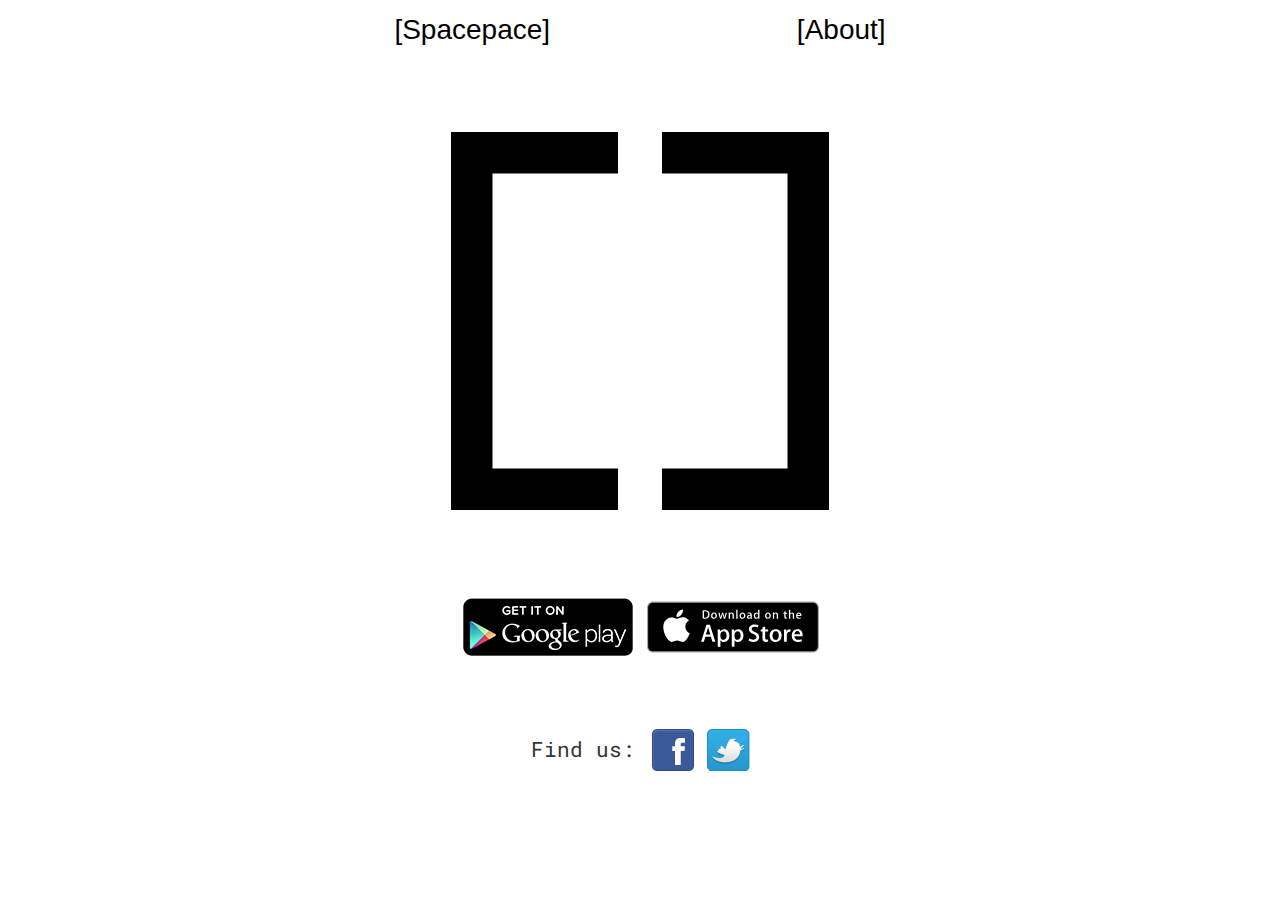
<file: index.html>
<!DOCTYPE html>
<html>
	<head>
		<meta name="google-site-verification" content="D2ePiN3vxTAMcx38nr9ZAhCPnRya482bnuh5YbSGXW0" />
	   	<meta charset="utf-8">
       		<title>Spacepace</title>
       
       <link href="style.css" rel="stylesheet" type="text/css">
       <link rel="stylesheet" href="http://maxcdn.bootstrapcdn.com/bootstrap/3.3.5/css/bootstrap.min.css">
	
		<!--COMMENT: This allows you to link to a font-->
		<link href='https://fonts.googleapis.com/css?family=Roboto+Mono' rel='stylesheet' type='text/css'>
	
	</head>
	<body>
		
        <!--Nav bar for main page and about-->
		<div id="container">
	
			<nav class="nav">
			  <div class="container-fluid">
				<div>
				  <ul class="nav nav-justified">
				  	<li><a class="active" href="http://spacepace.me/">[Spacepace]</a></li>
					<!--<li><a href="leaderboard.html">[Leaderboard]</a></li>-->
					<li><a href="http://spacepace.me/about/">[About]</a></li>
				  </ul>
				</div>
			
			  </div>
			</nav>	
	
        <div id="iconLarge"> <img src="images/Space8.png" width="512" height="512"/></div>

        <!--Android and iOS links-->
        <p id="socialInd">
                <a target="_blank" title="android" href="https://play.google.com/store/apps/details?id=com.trinew.space">
                    <img alt="androidDownload" src="images/androidDownload.png" width="172px" height="60px" border=0></a>
               <a target="_blank" title="'iOS" href="https://itunes.apple.com/us/app/s.pace/id1046157224?ls=1&mt=8">
                    <img alt="'appstore" src="images/appStoreDownload.svg" width="172px" height="60px" border=0></a>
        </p>
           
        <br></br>
        <!--Facebook and Twitter links-->
        <p id="socialInd">Find us:<a target="_blank" title="find us on Facebook" href="https://www.facebook.com/spacepacegame">
                <img alt="follow me on facebook" src="images/facebook_40x40.png" border=0></a>
            <a target="_blank" title="follow me on twitter" href="https://twitter.com/spacepacegame">
                <img alt="follow me on twitter" src="images/twitter_40x40.png" border=0></a>
        </p>
            
        </div>	<!--end of container-->
        
        <div id="footer"></div>
	
	</body>
<html/>
</file>
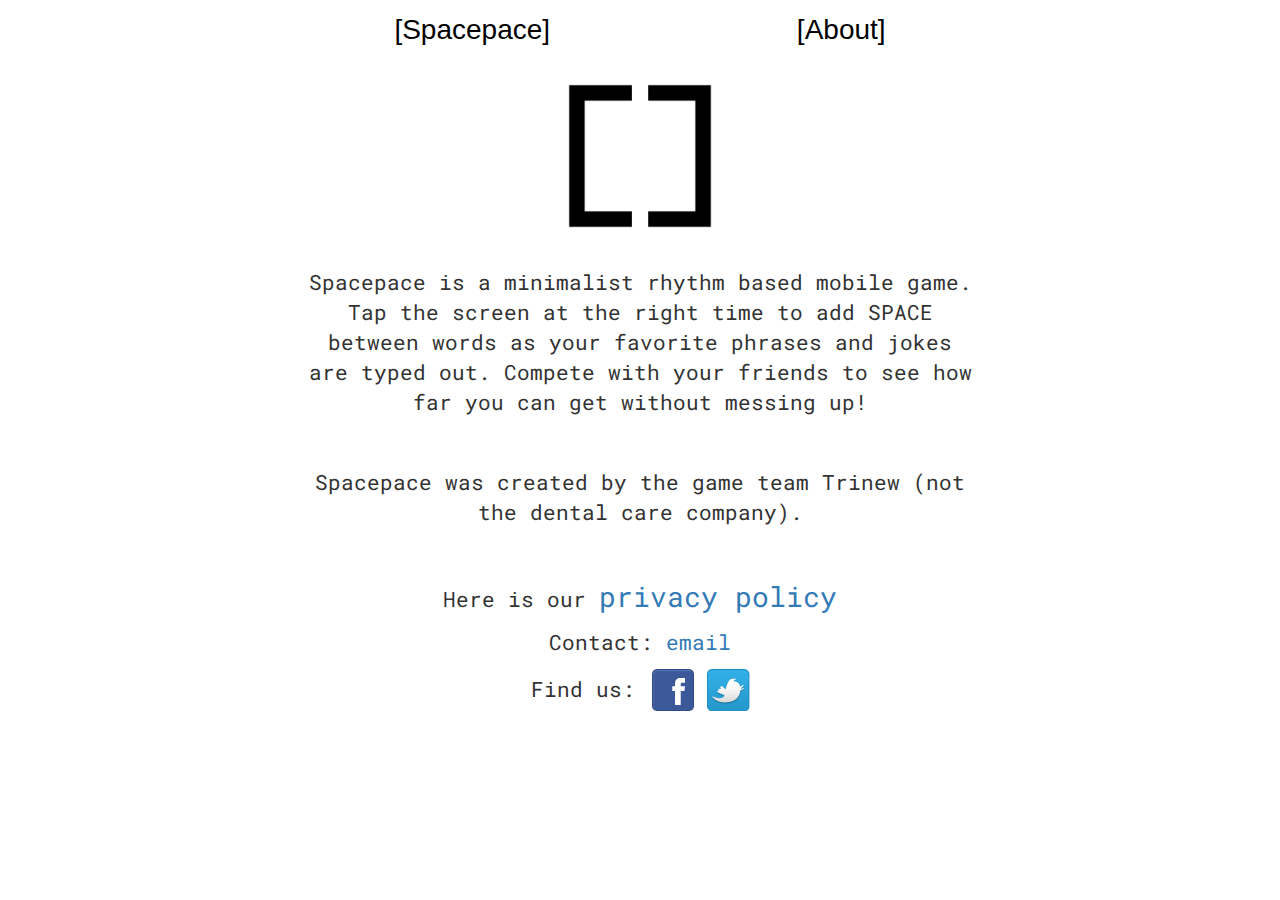
<file: about/index.html>
<!DOCTYPE html>
<html>
	<head>
	   <meta charset="utf-8">
       <title>About Spacepace</title>
       
       <link href="style.css" rel="stylesheet" type="text/css">
       <link rel="stylesheet" href="http://maxcdn.bootstrapcdn.com/bootstrap/3.3.5/css/bootstrap.min.css">
	
		<!--COMMENT: This allows you to link to a font-->
		<link href='https://fonts.googleapis.com/css?family=Roboto+Mono' rel='stylesheet' type='text/css'>
	
	</head>
	<body>
	
		<div id="container">
		
			<nav class="nav">
			  <div class="container-fluid">
				<div>
				  <ul class="nav nav-justified">
				  	<li><a class="active" href="http://spacepace.me/">[Spacepace]</a></li>
					<!--<li><a href="leaderboard.html">[Leaderboard]</a></li>-->
					<li><a href="http://spacepace.me/about/">[About]</a></li>
				  </ul>
				</div>
			
			  </div>
			</nav>	
	
	<div id="iconSmall"><img src="images/Space8.png" width="192" height="192"/></div>
    
    <div id="info">
        <p>Spacepace is a minimalist rhythm based mobile game. Tap the screen at the right time to add SPACE between words as your favorite phrases and jokes are typed out. Compete with your friends to see how far you can get without messing up!</p>
        <br></br>
        <p>Spacepace was created by the game team Trinew (not the dental care company).</p>
        
        <br></br>
		<p>Here is our <a href="http://spacepace.me/about/PrivacyPolicy/">privacy policy</a></p>
		
        <p>Contact: <a id="emails" href="mailto:contact@spacepace.me?subject=S.pace">email</a></p>
            
        <p>Find us:<a target="_blank" title="find us on Facebook" href="https://www.facebook.com/spacepacegame">
                    <img alt="follow us on facebook" src="images/facebook_40x40.png" border=0></a>
                <a target="_blank" title="follow us on twitter" href="https://twitter.com/spacepacegame">
                    <img alt="follow us on twitter" src="images/twitter_40x40.png" border=0></a>
        </p>
		

    </div>
       
	</div>	<!--end of container--> 
	
	<div id="footer"></div>
	
	</body>
<html/>
</file>
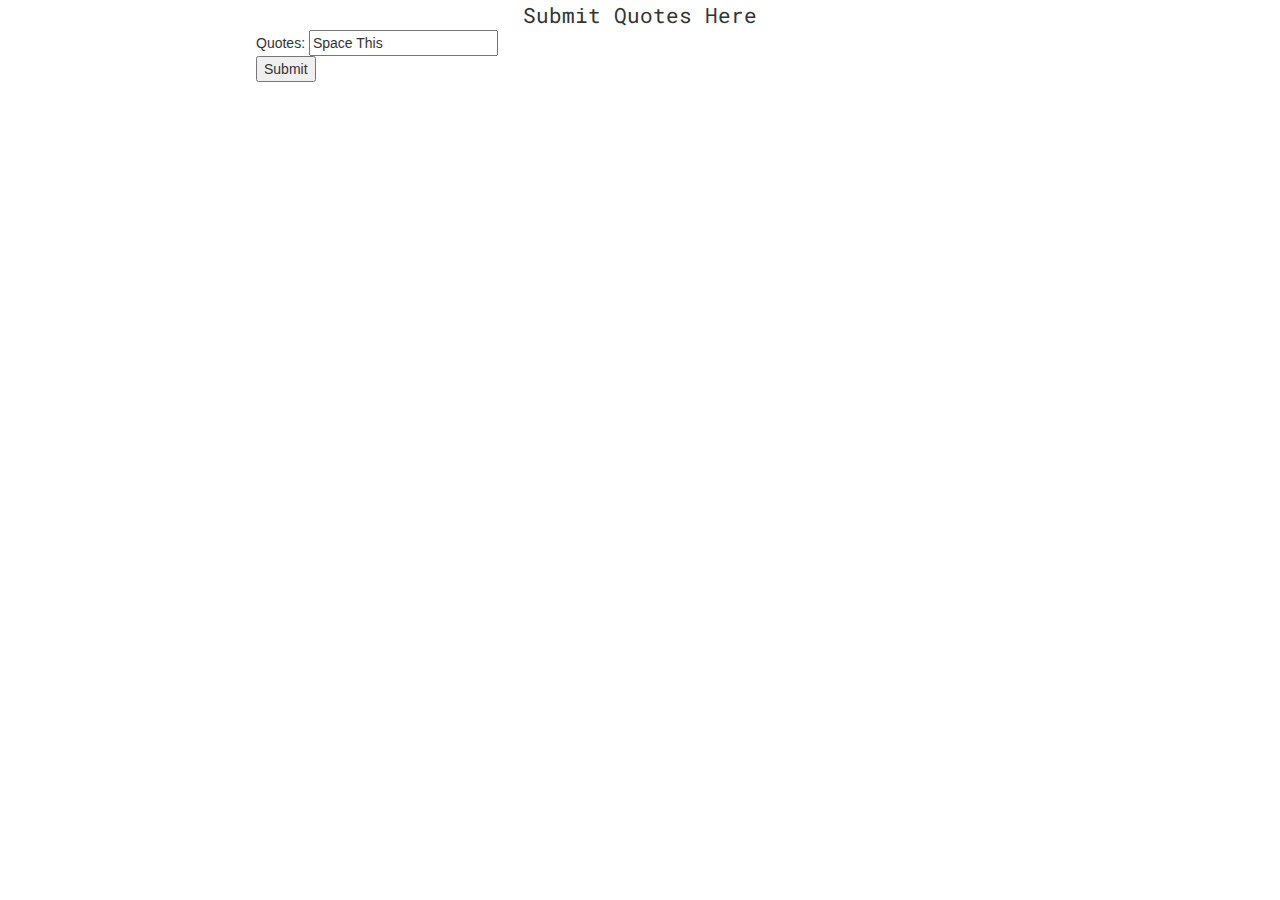
<file: gameQuotes/index.html>
<!DOCTYPE html>
<html>
	<head>
		<meta name="google-site-verification" content="D2ePiN3vxTAMcx38nr9ZAhCPnRya482bnuh5YbSGXW0" />
	   	<meta charset="utf-8">
       		<title>S.pace</title>
       
       <link href="style.css" rel="stylesheet" type="text/css">
       <link rel="stylesheet" href="http://maxcdn.bootstrapcdn.com/bootstrap/3.3.5/css/bootstrap.min.css">
       
       <link href="jquery-1.11.3.js" rel="javascript" type="text/js">
       <!--<link href="./underscore/underscore.js" rel="javascript" type="text/js">-->
       <link href="gameQuotes.js" rel="javascript" type="text/js">
        
	
		<!--COMMENT: This allows you to link to a font-->
		<link href='https://fonts.googleapis.com/css?family=Roboto+Mono' rel='stylesheet' type='text/css'>
	
	</head>
	<body>
		
		<div id="container">

            <p id='AV'>Submit Quotes Here</p>
 
            <form><!--action="demo_form.asp"-->
                Quotes: <input id='quote' type="text" name="Quotes" value="Space This"><br>
                <input id='submit' type="submit" value="Submit">
            </form>
        
        </div>	<!--end of container--> 
	
	</body>
<html/>
</file>
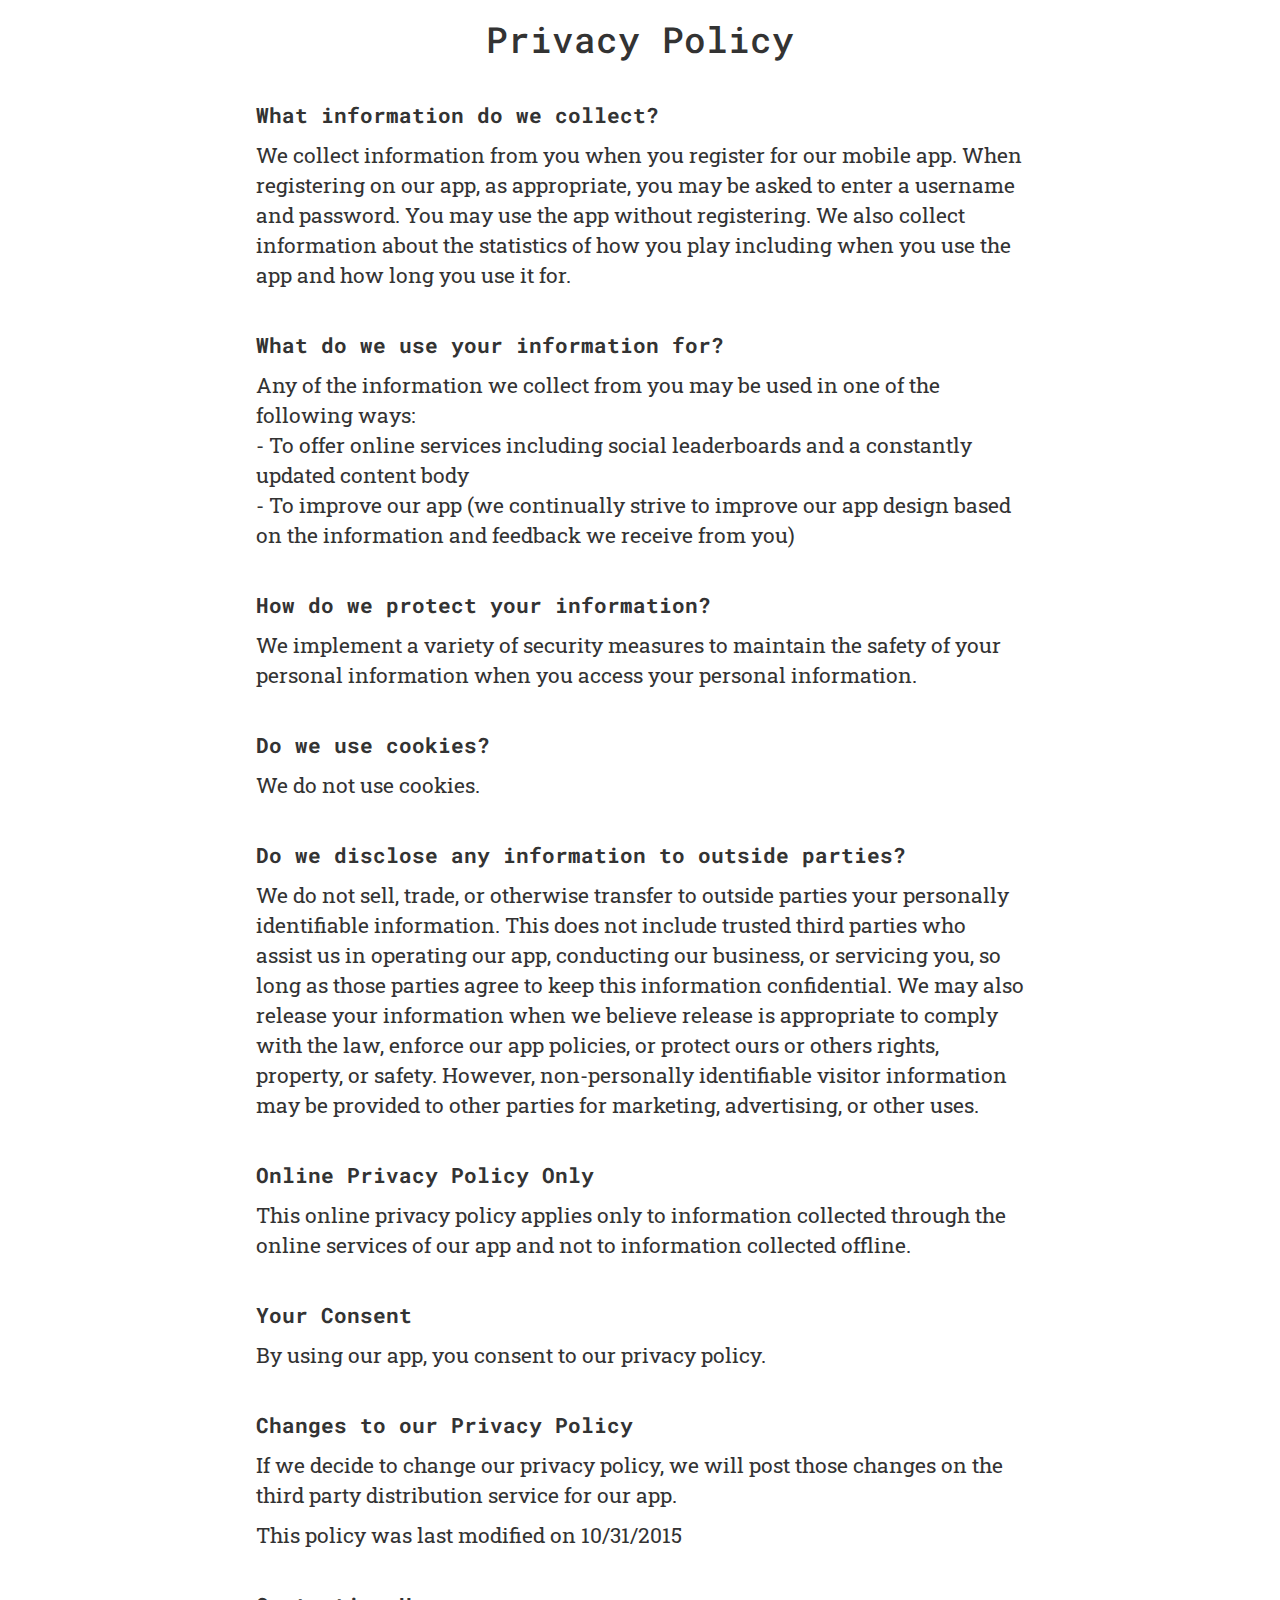
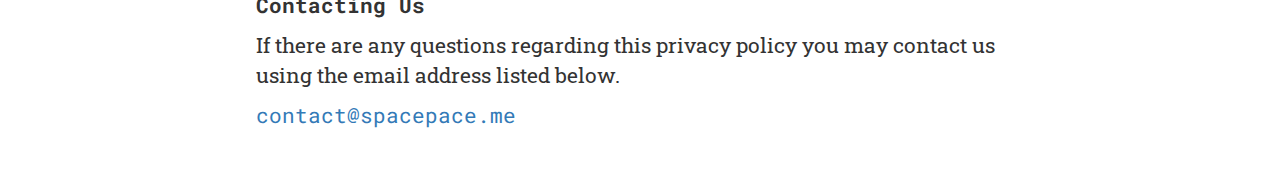
<file: about/PrivacyPolicy/index.html>
<!DOCTYPE html>
<html>
	<head>
	   <meta charset="utf-8">
       <title>PrivacyPolicy S.pace</title>
       
       <link href="style.css" rel="stylesheet" type="text/css">
       <link rel="stylesheet" href="http://maxcdn.bootstrapcdn.com/bootstrap/3.3.5/css/bootstrap.min.css">
	
		<!--COMMENT: This allows you to link to a font-->
		<link href='https://fonts.googleapis.com/css?family=Roboto+Mono' rel='stylesheet' type='text/css'>
		<link href='https://fonts.googleapis.com/css?family=Roboto+Slab' rel='stylesheet' type='text/css'>
	<h1 style="font-family: 'Roboto Mono', serif">Privacy Policy</h1>
	</head>
	<body>
    
		<div id="container">
			
			<p id='questions'><br><b>What information do we collect?</b></br></p>
					<p id='bodyText'>We collect information from you when you register for our mobile app.
					
					When registering on our app, as appropriate, you may be asked to enter a username and
					password. You may use the app without registering.
					
					We also collect information about the statistics of how you play including when you use the app
					and how long you use it for.</p>
				
			<p id='questions'><br><b>What do we use your information for?</b></br></p>
					<p id="bodyText">Any of the information we collect from you may be used in one of the following ways:
						<br>- To offer online services including social leaderboards and a constantly updated content body</br>
						- To improve our app (we continually strive to improve our app design based on the information
							and feedback we receive from you)</p>

			<p id='questions'><br><b>How do we protect your information?</b></br></p>
					<p id="bodyText">We implement a variety of security measures to maintain the safety of your personal information
					when you access your personal information.</p>

			<p id='questions'><br><b>Do we use cookies?</b></br></p>
					<p id="bodyText">We do not use cookies.</p>
					
			<p id='questions'><br><b>Do we disclose any information to outside parties?</b></br></p>
					<p id="bodyText">We do not sell, trade, or otherwise transfer to outside parties your personally identifiable
					information. This does not include trusted third parties who assist us in operating our app,
					conducting our business, or servicing you, so long as those parties agree to keep this
					information confidential. We may also release your information when we believe release is
					appropriate to comply with the law, enforce our app policies, or protect ours or others rights,
					property, or safety. However, non-personally identifiable visitor information may be provided to
					other parties for marketing, advertising, or other uses.</p>

			<p id='questions'><br><b>Online Privacy Policy Only</b></br></p>
					<p id="bodyText">This online privacy policy applies only to information collected through the online services of our
					app and not to information collected offline.</p>

			<p id='questions'><br><b>Your Consent</b></br></p>
					<p id="bodyText">By using our app, you consent to our privacy policy.</p>

			<p id='questions'><br><b>Changes to our Privacy Policy</b></br></p>
					<p id="bodyText">If we decide to change our privacy policy, we will post those changes on the third party
					distribution service for our app.</p>

			<p id='questions'><p id="bodyText">This policy was last modified on 10/31/2015</p>
				
			<p id='questions'><br><b>Contacting Us</b></br></p>
					<p id="bodyText">If there are any questions regarding this privacy policy you may contact us using the email
					address listed below.</p>
					
			<a id="email" href="mailto:contact@spacepace.me?subject=S.pace">contact@spacepace.me</a>
		</div>
		
		<div id="footer"></div>
	
	</body>
<html/>
</file>
<file: style.css>
body {
	margin: 0;
	background-color:#363638;
}

/* This sections designates the fonts for the page*/
#header .title,  #header .tagline, #nav, .content p.entry-title, .content p.date {
	font-family: 'Roboto Mono', serif;
}

p  {
	font-family: 'Roboto Mono', serif;
	font-size: 21px;
}

a {
	font-size: 28px;
}

/*Below deesignates the styles for each of the HTML items */

#container {
	width: 60%;
	height: 95%;
	margin: 0 auto;
	background-color:#FFFFFF;
	top: 5px;
	bottom: 200px;
}

.nav.nav-justified li a{
	color: black;
}

.nav.nav-justified > li > a:hover,
.nav.nav-justified > li > a:focus{
	color:grey;
	background-color:white;
}

#header {
	height: 100px;
	text-align: left;
	padding: 0px;
	margin-left:60px;
}

#header .title {
	font-size:50px;
	color:#CC6438;
	margin-bottom: 10px;
}

#header .tagline {
	font-size:28px;
	color:#784C3E; 
	margin-bottom:5px;
}

#footer{
	width: 60%;
	height: 60px;
	margin: 0 auto;
	background-color:#FFFFFF;
}

.content {
	width: 1000px;
	margin: 0 auto;
	padding-bottom: 40px;
}

.content p.entry-title {
	font-size: 30px;
	color: #3D5771; 
	margin-bottom: 10px;
	margin-top: 60px;
	margin-left:5px;
}

.content p.date {
	font-size: 20px;
	color: #5B798A; 
	margin-bottom: 20px;
	margin-top: 5px;
	margin-left:5px;
}

.content p {
	font-size:16px;
	line-height: 24px;
	color: #565656;
	margin-left: 5px;
	margin-right: 20px;
}

.content img.displayed {
	position:relative;
	margin-top: 5px;
}

#iconLarge{
	margin: 0 auto;
	text-align:center;
	font-size: 28px;
	padding: 5px;
	padding-bottom: 20px;
}

#iconSmall{
	margin: 0 auto;
	text-align:center;
}

#iconSmall p{
	font-size: 21px;
}

#info{
	margin: 0 auto;
	margin-top: 15px;
	padding-left: 50px;
	padding-right: 50px;
	text-align: center;
}

#AV{
	margin: 0 auto;
	text-align: center;
}

#emails{
	font-size: 21px;
	font-family: 'Roboto Mono', serif; 
}

#socialInd{
	text-align: center;
	margin: 0 \\auto;
	padding-bottom: 20px;
}

#appRelease a{
	text-align: center;
	margin: auto;
	padding: auto;
}
</file>
<file: about/style.css>
body {
	margin: 0;
	background-color:#363638;
}

/* This sections designates the fonts for the page*/
#header .title,  #header .tagline, #nav, .content p.entry-title, .content p.date {
	font-family: 'Roboto Mono', serif;
}

p  {
	font-family: 'Roboto Mono', serif;
	font-size: 21px;
}

a {
	font-size: 28px;
}

/*Below deesignates the styles for each of the HTML items */

#container {
	width: 60%;
	height: 95%;
	margin: 0 auto;
	background-color:#FFFFFF;
	top: 5px;
	bottom: 200px;
}

.nav.nav-justified li a{
	color: black;
}

.nav.nav-justified > li > a:hover,
.nav.nav-justified > li > a:focus{
	color:grey;
	background-color:white;
}

#header {
	height: 100px;
	text-align: left;
	padding: 0px;
	margin-left:60px;
}

#header .title {
	font-size:50px;
	color:#CC6438;
	margin-bottom: 10px;
}

#header .tagline {
	font-size:28px;
	color:#784C3E; 
	margin-bottom:5px;
}

#footer{
	width: 60%;
	height: 60px;
	margin: 0 auto;
	background-color:#FFFFFF;
}

.content {
	width: 1000px;
	margin: 0 auto;
	padding-bottom: 40px;
}

.content p.entry-title {
	font-size: 30px;
	color: #3D5771; 
	margin-bottom: 10px;
	margin-top: 60px;
	margin-left:5px;
}

.content p.date {
	font-size: 20px;
	color: #5B798A; 
	margin-bottom: 20px;
	margin-top: 5px;
	margin-left:5px;
}

.content p {
	font-size:16px;
	line-height: 24px;
	color: #565656;
	margin-left: 5px;
	margin-right: 20px;
}

.content img.displayed {
	position:relative;
	margin-top: 5px;
}

#iconLarge{
	margin: 0 auto;
	text-align:center;
	font-size: 28px;
	padding: 5px;
	padding-bottom: 20px;
}

#iconSmall{
	margin: 0 auto;
	text-align:center;
}

#iconSmall p{
	font-size: 21px;
}

#info{
	margin: 0 auto;
	margin-top: 15px;
	padding-left: 50px;
	padding-right: 50px;
	text-align: center;
}

#AV{
	margin: 0 auto;
	text-align: center;
}

#emails{
	font-size: 21px;
	font-family: 'Roboto Mono', serif; 
}

#socialInd{
	text-align: center;
	margin: 0 auto;
	padding-bottom: 20px;
}
</file>
<file: gameQuotes/style.css>
body {
	margin: 0;
	background-color:#363638;
}

/* This sections designates the fonts for the page*/
#header .title,  #header .tagline, #nav, .content p.entry-title, .content p.date {
	font-family: 'Roboto Mono', serif;
}

p  {
	font-family: 'Roboto Mono', serif;
	font-size: 21px;
}

a {
	font-size: 28px;
}

/*Below deesignates the styles for each of the HTML items */

#container {
	width: 60%;
	height: 95%;
	margin: 0 auto;
	background-color:#FFFFFF;
	top: 5px;
	bottom: 200px;
}

.nav.nav-justified li a{
	color: black;
}

.nav.nav-justified > li > a:hover,
.nav.nav-justified > li > a:focus{
	color:grey;
	background-color:white;
}

#header {
	height: 100px;
	text-align: left;
	padding: 0px;
	margin-left:60px;
}

#header .title {
	font-size:50px;
	color:#CC6438;
	margin-bottom: 10px;
}

#header .tagline {
	font-size:28px;
	color:#784C3E; 
	margin-bottom:5px;
}

.content {
	width: 1000px;
	margin: 0 auto;
	padding-bottom: 40px;
}

.content p.entry-title {
	font-size: 30px;
	color: #3D5771; 
	margin-bottom: 10px;
	margin-top: 60px;
	margin-left:5px;
}

.content p.date {
	font-size: 20px;
	color: #5B798A; 
	margin-bottom: 20px;
	margin-top: 5px;
	margin-left:5px;
}

.content p {
	font-size:16px;
	line-height: 24px;
	color: #565656;
	margin-left: 5px;
	margin-right: 20px;
}

.content img.displayed {
	position:relative;
	margin-top: 5px;
}

#iconLarge{
	margin: 0 auto;
	text-align:center;
	font-size: 28px;
	padding: 5px;
	padding-bottom: 20px;
}

#iconSmall{
	margin: 0 auto;
	text-align:center;
}

#iconSmall p{
	font-size: 21px;
}

#info{
	margin: 0 auto;
	margin-top: 15px;
	padding-left: 50px;
	padding-right: 50px;
	text-align: center;
}

#AV{
	margin: 0 auto;
	text-align: center;
}

#emails{
	font-size: 21px;
	font-family: 'Roboto Mono', serif; 
}

#socialInd{
	text-align: center;
	margin: 0 auto;
	padding-bottom: 20px;
}
</file>
<file: about/PrivacyPolicy/style.css>
body {
	margin: 0;
	background-color:#363638;
}

/* This sections designates the fonts for the page*/
#header .title,  #header .tagline, #nav, .content p.entry-title, .content p.date {
	font-family: 'Roboto Mono', serif;
}

p  {
	font-family: 'Roboto Mono', serif;
	font-size: 21px;
}

a {
	font-size: 28px;
}

h1{
	text-align:center;
}

/*Below deesignates the styles for each of the HTML items */

#container {
	width: 60%;
	height: 95%;
	margin: 0 auto;
	background-color:#FFFFFF;
	top: 5px;
	bottom: 200px;
}

#footer{
	width: 60%;
	height: 60px;
	margin: 0 auto;
	background-color:#FFFFFF;
}

#email{
	font-size: 21px;
	font-family: 'Roboto Mono', serif; 
}

#bodyText{
	font-family: 'Roboto Slab', serif;
}
</file>
